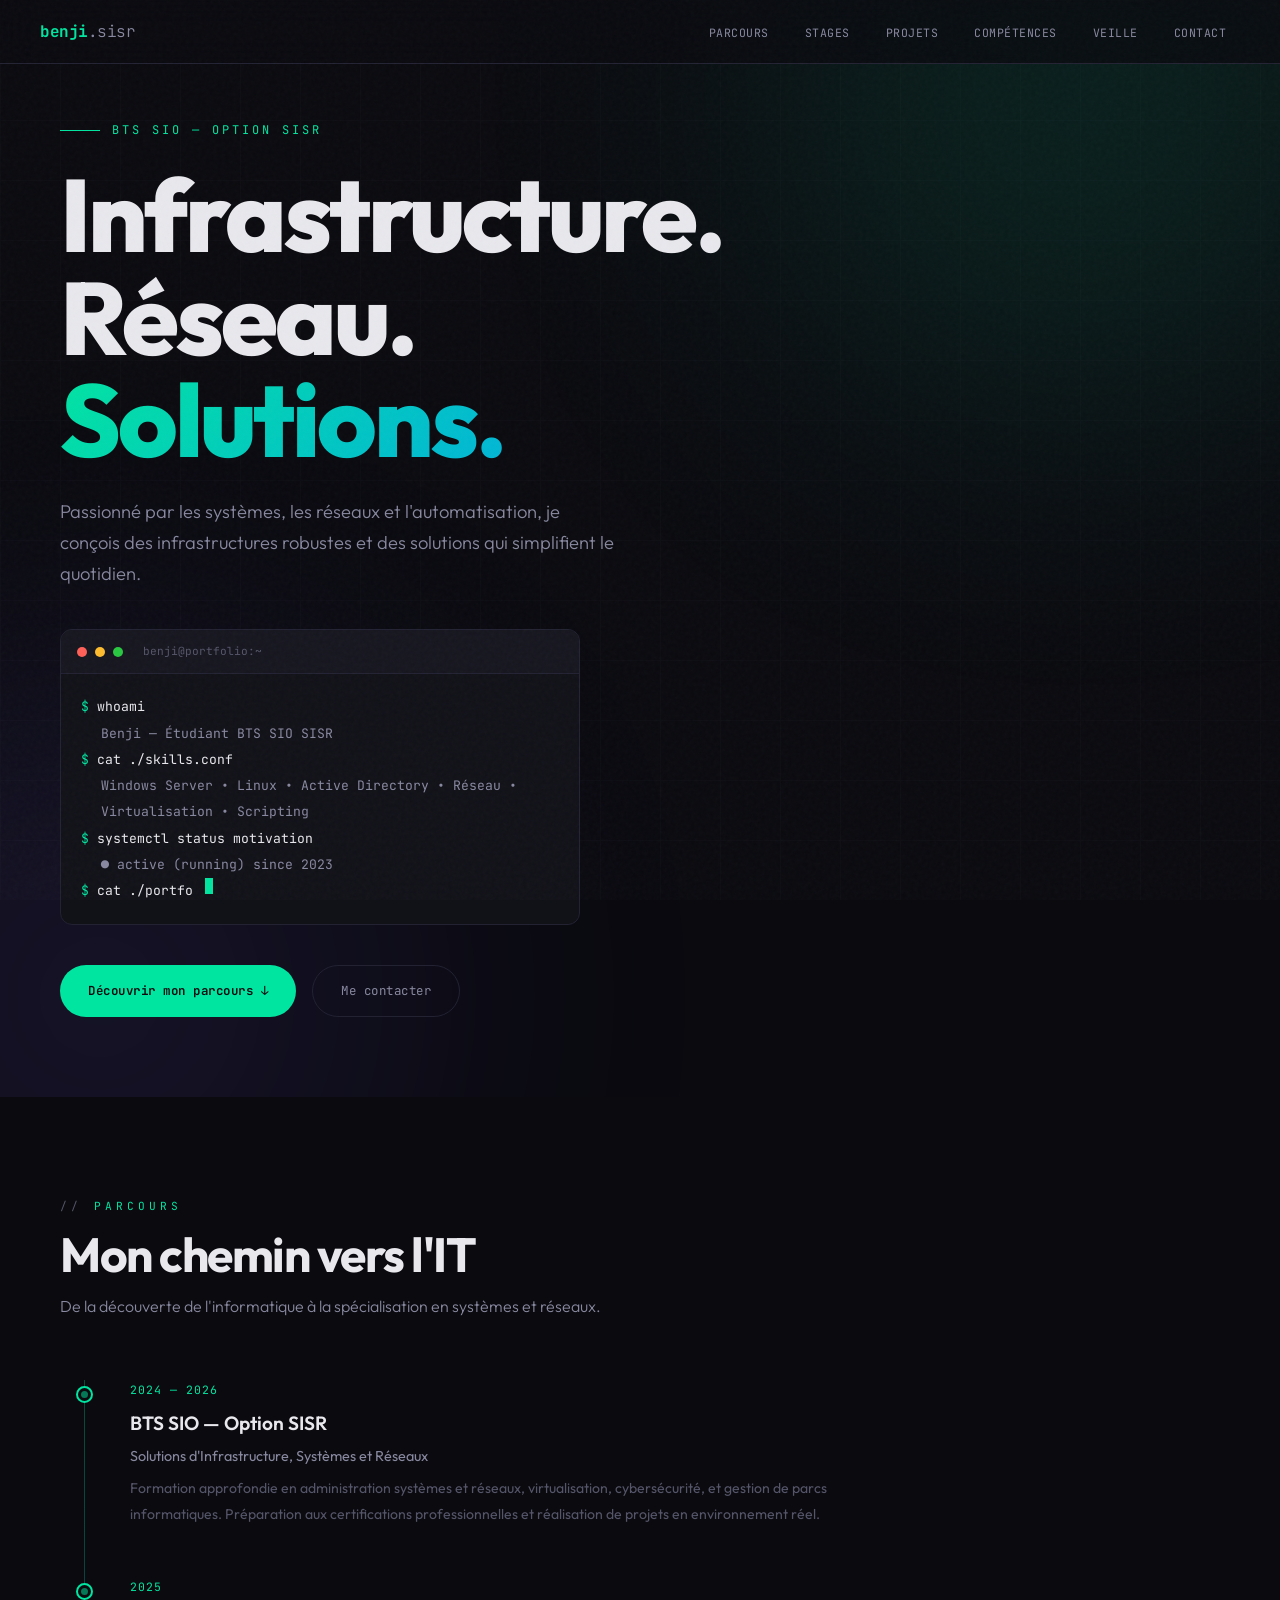
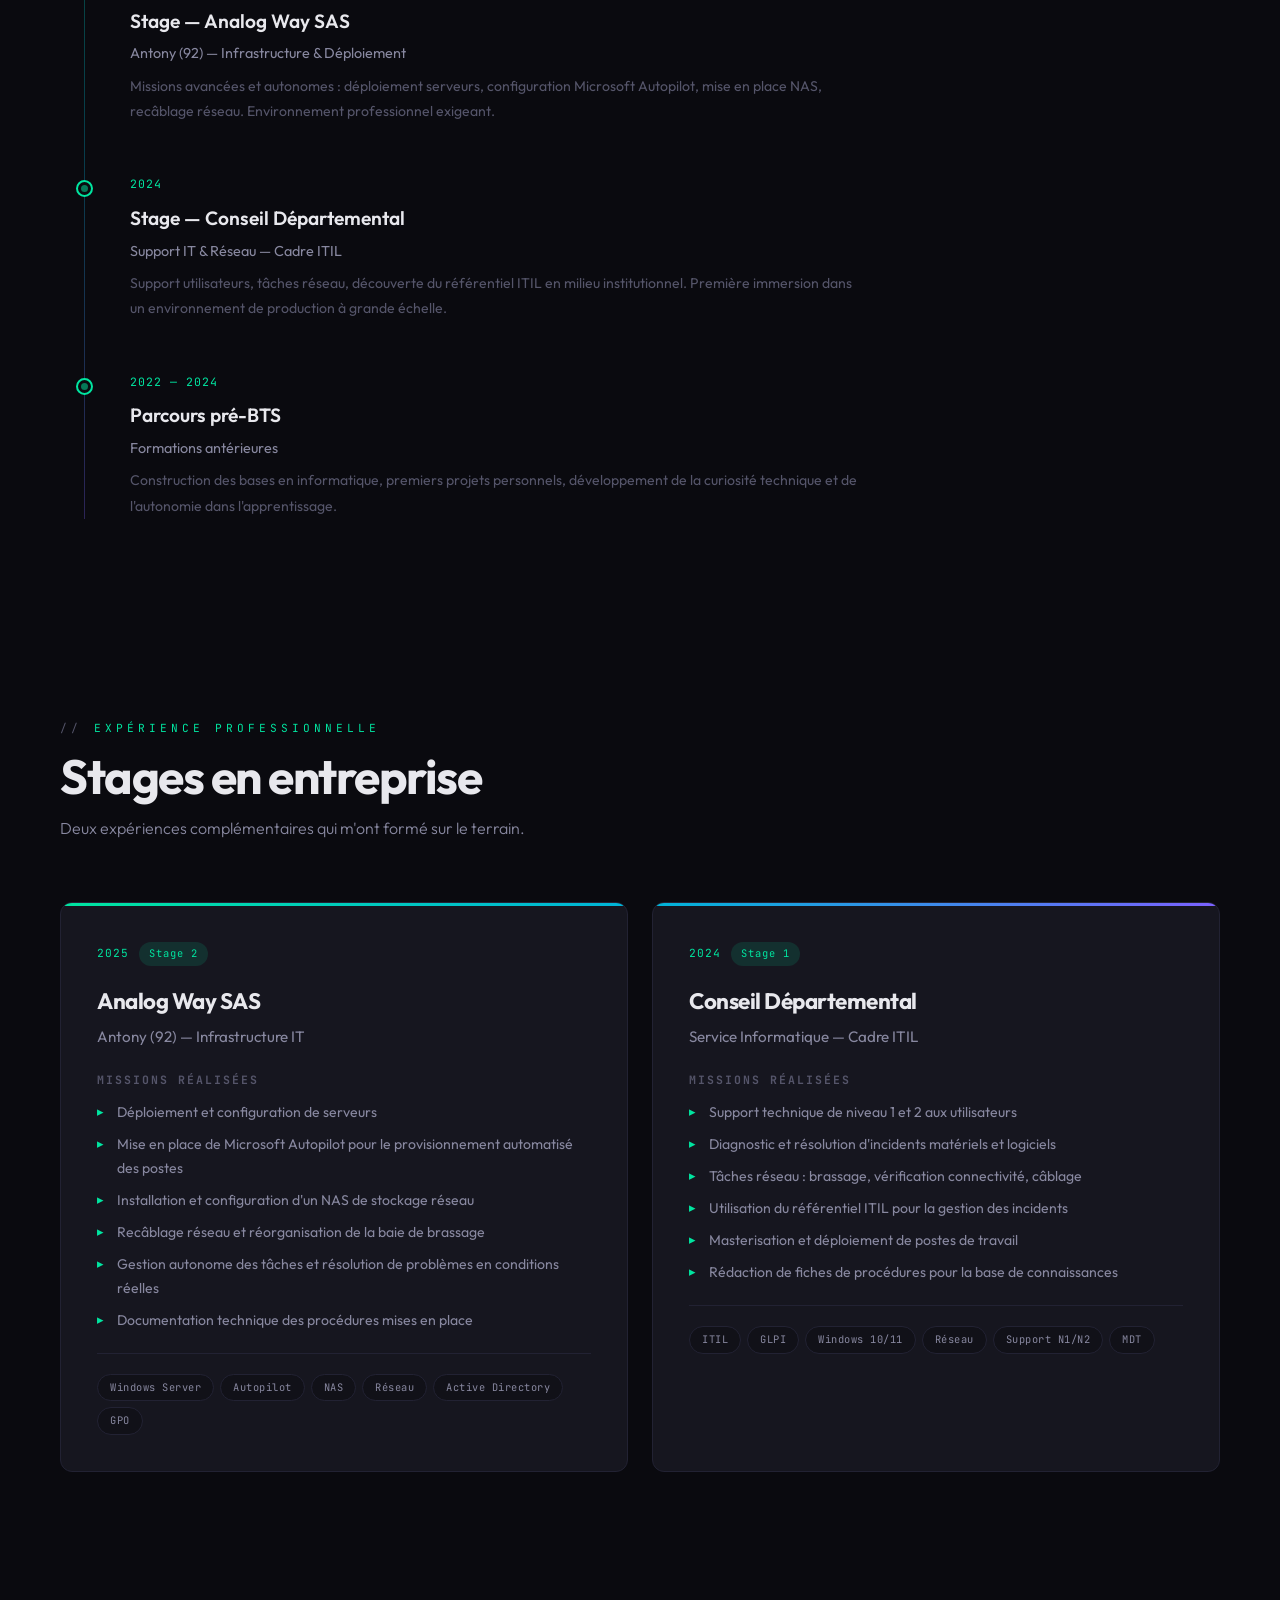
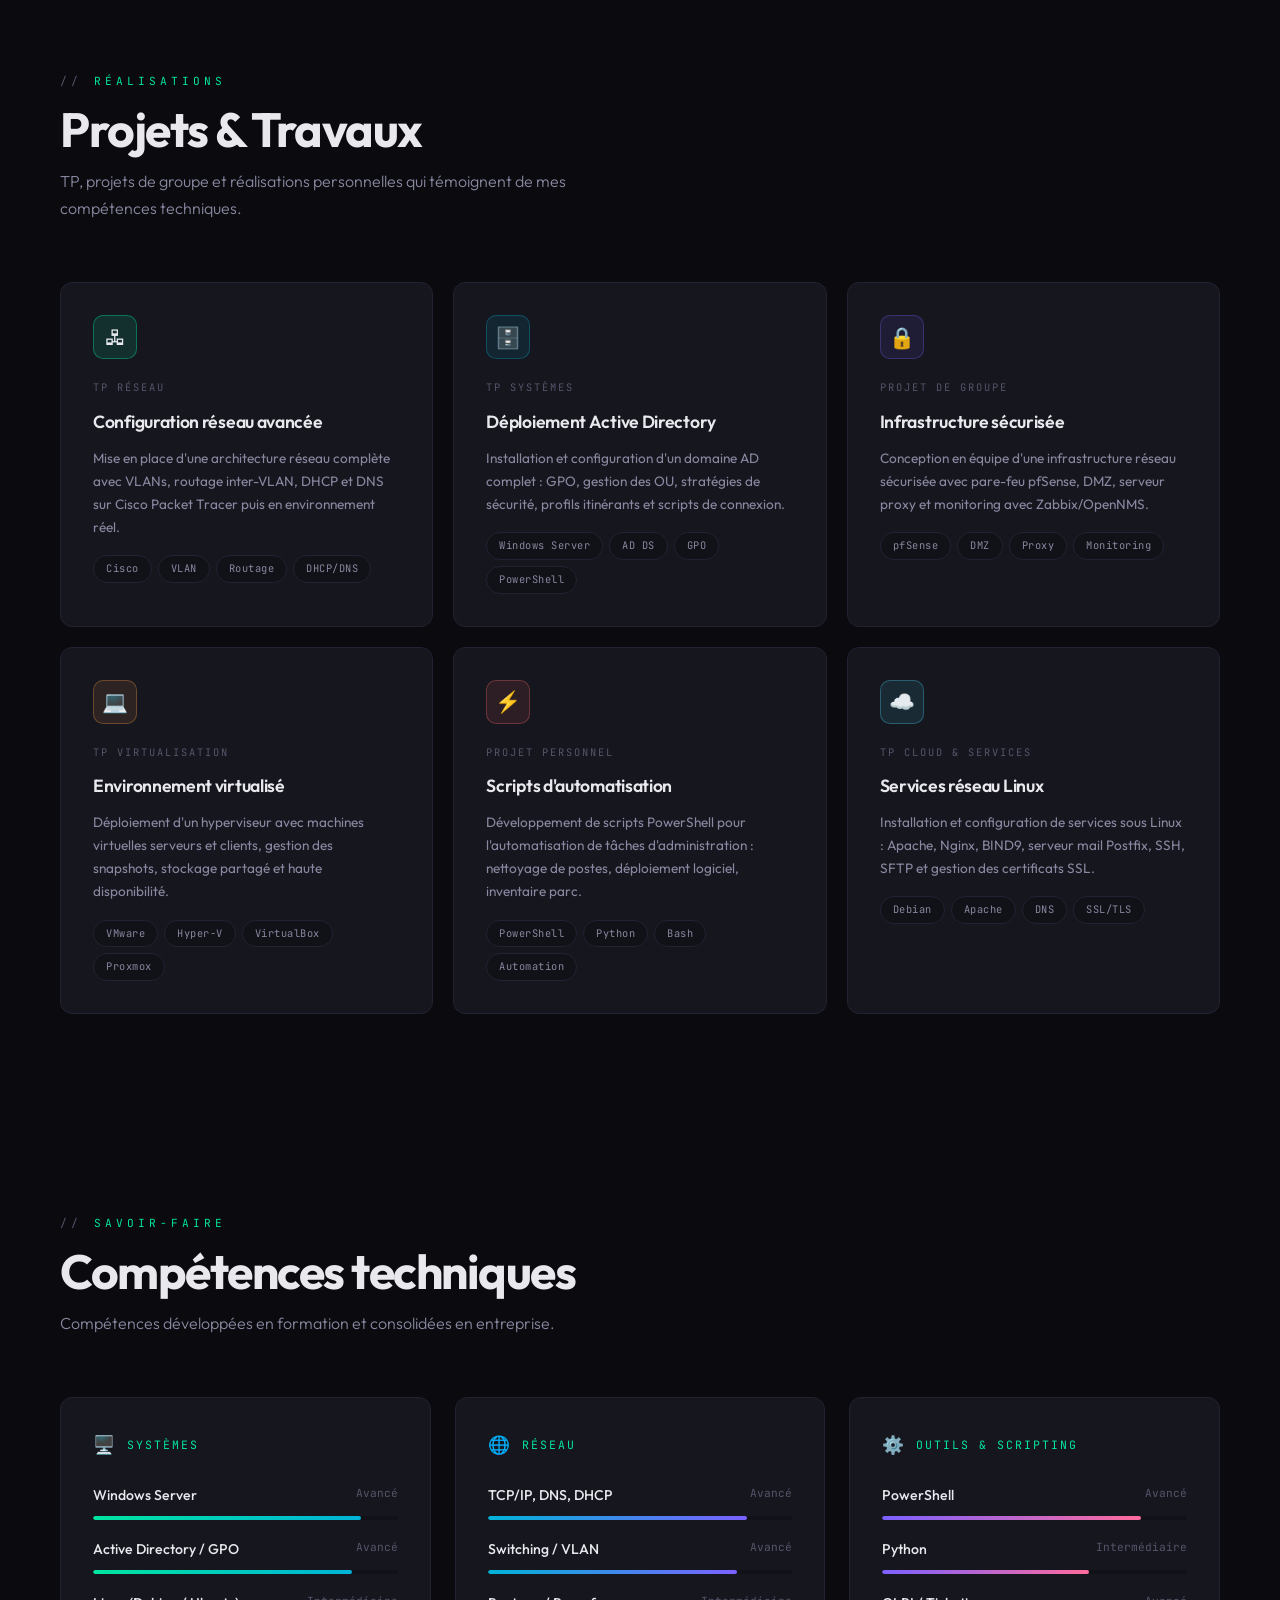
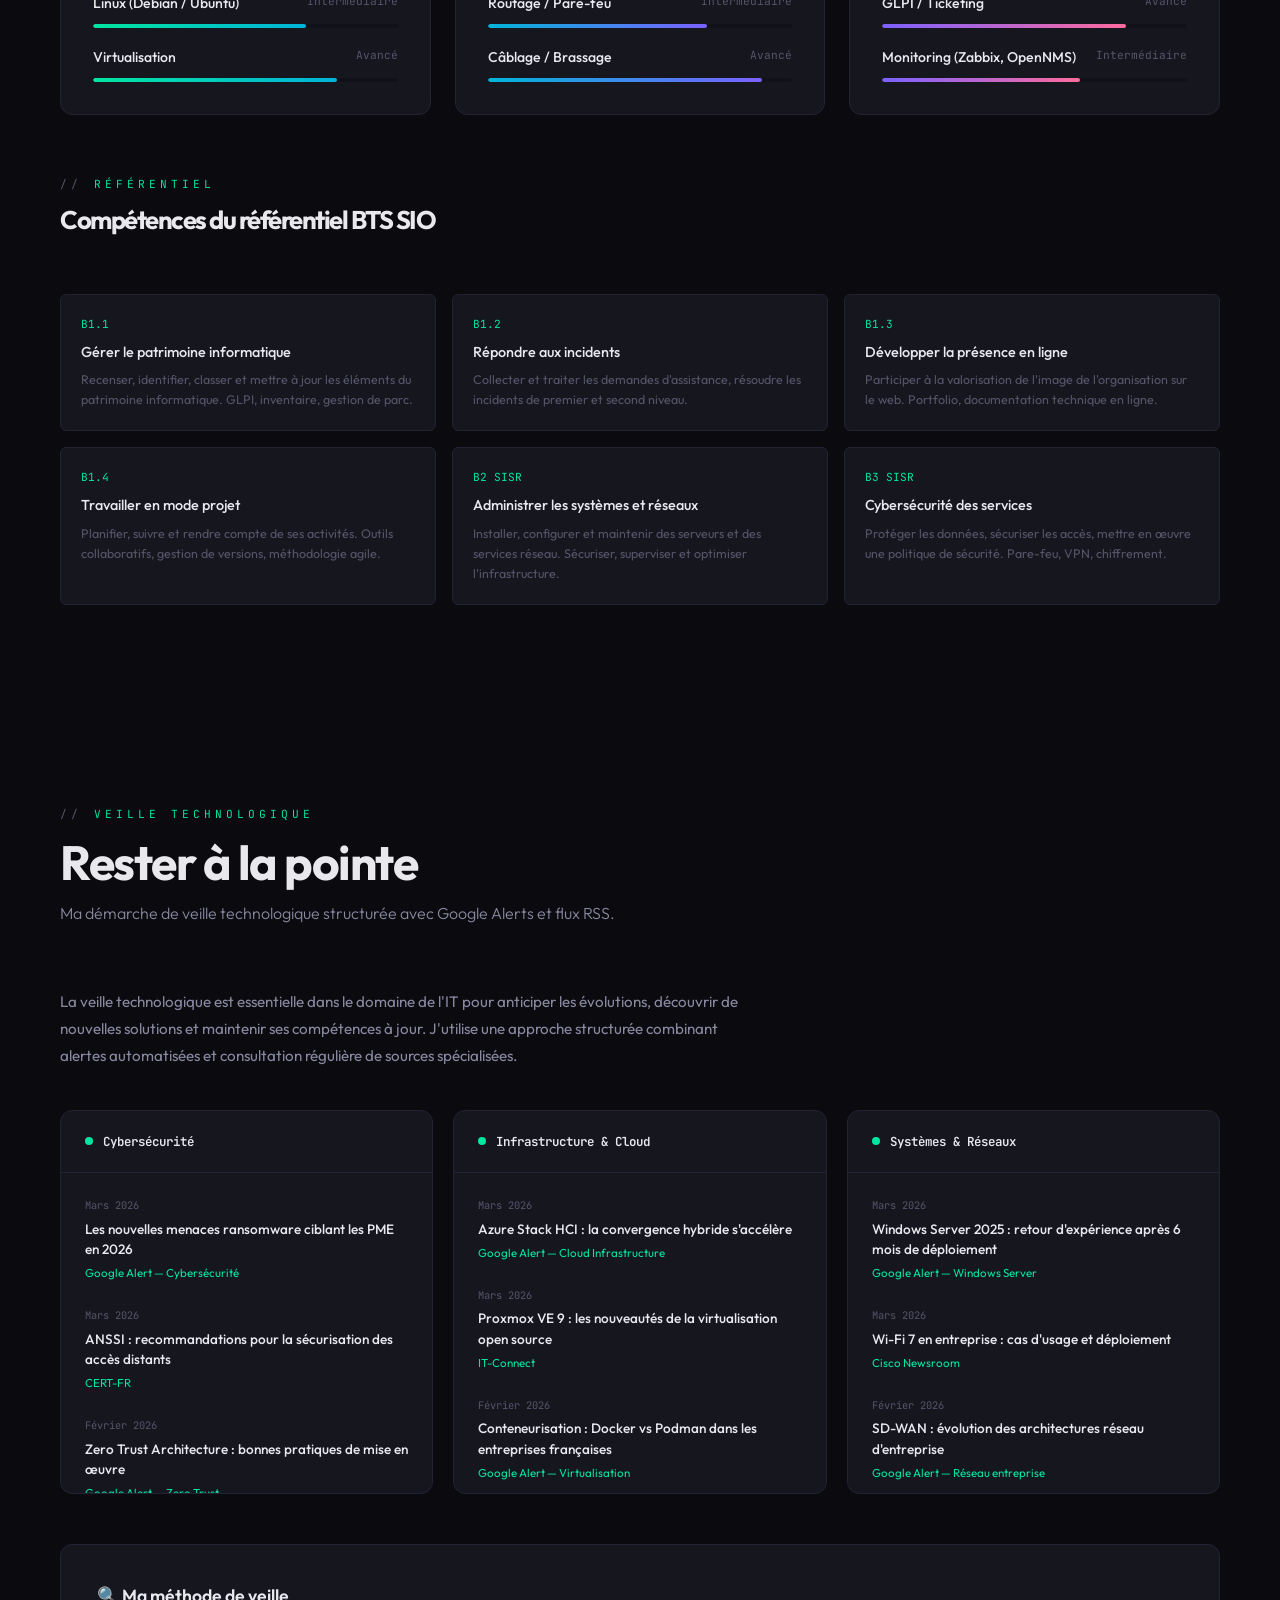
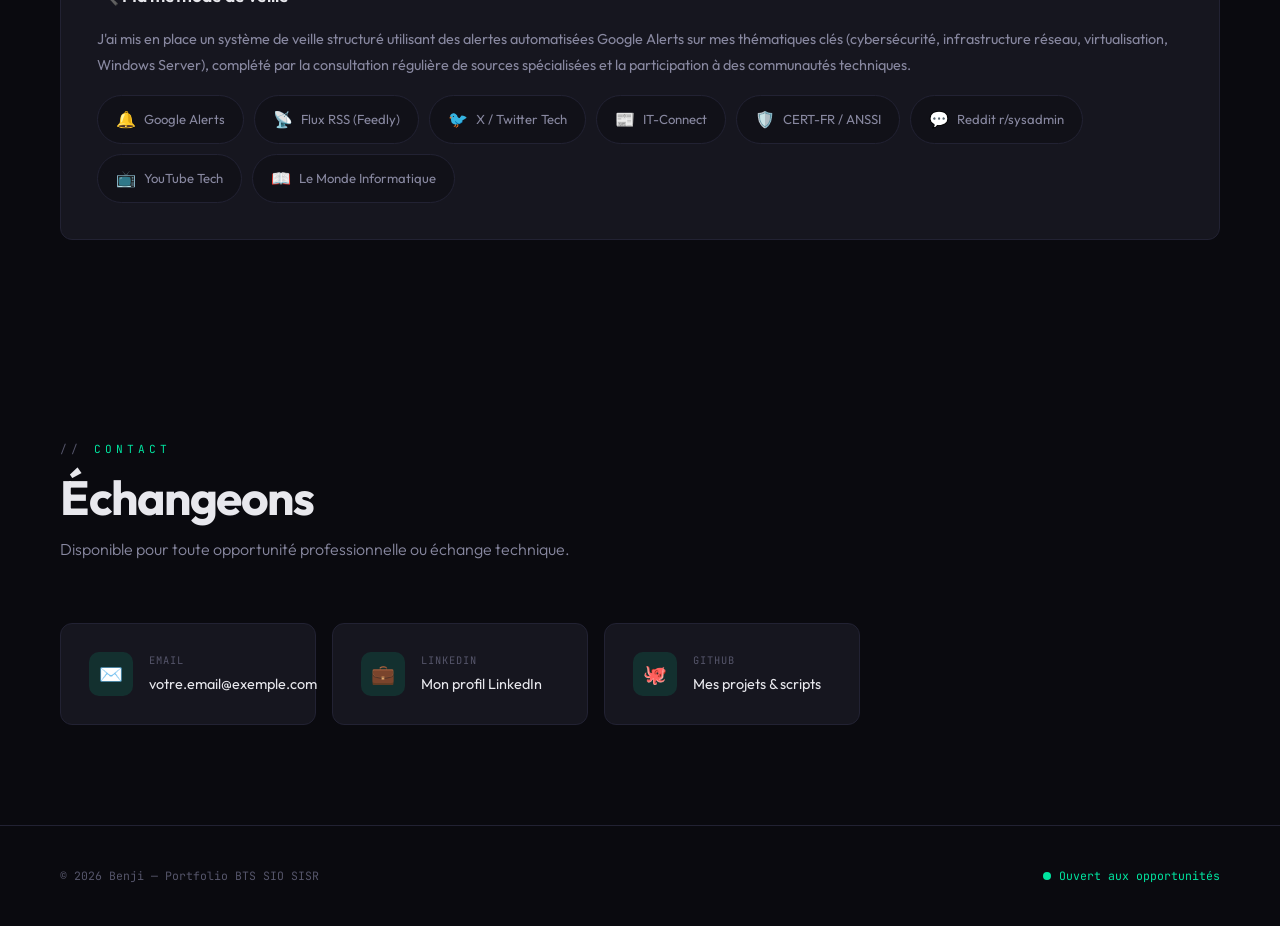
<file: portfolio.html>
<!DOCTYPE html>
<html lang="fr">
<head>
<meta charset="UTF-8">
<meta name="viewport" content="width=device-width, initial-scale=1.0">
<title>Benji — Portfolio BTS SIO SISR</title>
<link rel="preconnect" href="https://fonts.googleapis.com">
<link href="https://fonts.googleapis.com/css2?family=JetBrains+Mono:wght@300;400;500;700&family=Outfit:wght@200;300;400;500;600;700;800&family=Space+Mono:wght@400;700&display=swap" rel="stylesheet">
<style>
*, *::before, *::after { margin: 0; padding: 0; box-sizing: border-box; }

:root {
  --bg: #0a0a0f;
  --bg-elevated: #111118;
  --bg-card: #16161f;
  --bg-card-hover: #1c1c28;
  --accent: #00e5a0;
  --accent-dim: #00e5a020;
  --accent-mid: #00e5a060;
  --accent2: #00b4d8;
  --accent3: #7b61ff;
  --text: #e8e8ed;
  --text-dim: #8888a0;
  --text-muted: #55556a;
  --border: #222233;
  --border-light: #2a2a3d;
  --radius: 12px;
  --radius-sm: 6px;
  --font-mono: 'JetBrains Mono', 'Space Mono', monospace;
  --font-body: 'Outfit', sans-serif;
}

html {
  scroll-behavior: smooth;
  scrollbar-width: thin;
  scrollbar-color: var(--accent-mid) var(--bg);
}

body {
  font-family: var(--font-body);
  background: var(--bg);
  color: var(--text);
  line-height: 1.7;
  overflow-x: hidden;
  -webkit-font-smoothing: antialiased;
}

::-webkit-scrollbar { width: 6px; }
::-webkit-scrollbar-track { background: var(--bg); }
::-webkit-scrollbar-thumb { background: var(--accent-mid); border-radius: 3px; }

/* ═══════════════════ NOISE OVERLAY ═══════════════════ */
body::before {
  content: '';
  position: fixed;
  inset: 0;
  background-image: url("data:image/svg+xml,%3Csvg viewBox='0 0 256 256' xmlns='http://www.w3.org/2000/svg'%3E%3Cfilter id='n'%3E%3CfeTurbulence type='fractalNoise' baseFrequency='0.9' numOctaves='4' stitchTiles='stitch'/%3E%3C/filter%3E%3Crect width='100%25' height='100%25' filter='url(%23n)' opacity='0.03'/%3E%3C/svg%3E");
  pointer-events: none;
  z-index: 9999;
}

/* ═══════════════════ GRID BACKGROUND ═══════════════════ */
.grid-bg {
  position: fixed;
  inset: 0;
  background-image:
    linear-gradient(var(--border) 1px, transparent 1px),
    linear-gradient(90deg, var(--border) 1px, transparent 1px);
  background-size: 60px 60px;
  opacity: 0.15;
  pointer-events: none;
  z-index: 0;
}

/* ═══════════════════ NAV ═══════════════════ */
nav {
  position: fixed;
  top: 0;
  left: 0;
  right: 0;
  z-index: 1000;
  padding: 0 40px;
  height: 64px;
  display: flex;
  align-items: center;
  justify-content: space-between;
  background: rgba(10, 10, 15, 0.8);
  backdrop-filter: blur(20px) saturate(1.5);
  border-bottom: 1px solid var(--border);
  transition: all 0.4s ease;
}

nav.scrolled {
  height: 56px;
  background: rgba(10, 10, 15, 0.95);
}

.nav-logo {
  font-family: var(--font-mono);
  font-weight: 700;
  font-size: 1rem;
  color: var(--accent);
  letter-spacing: -0.5px;
}

.nav-logo span { color: var(--text-dim); font-weight: 300; }

.nav-links {
  display: flex;
  gap: 8px;
  list-style: none;
}

.nav-links a {
  font-family: var(--font-mono);
  font-size: 0.72rem;
  color: var(--text-dim);
  text-decoration: none;
  padding: 6px 14px;
  border-radius: 100px;
  transition: all 0.3s ease;
  letter-spacing: 0.5px;
  text-transform: uppercase;
}

.nav-links a:hover {
  color: var(--accent);
  background: var(--accent-dim);
}

.nav-toggle {
  display: none;
  flex-direction: column;
  gap: 5px;
  cursor: pointer;
  padding: 8px;
  z-index: 1001;
}

.nav-toggle span {
  width: 24px;
  height: 2px;
  background: var(--text);
  transition: all 0.3s ease;
  border-radius: 2px;
}

/* ═══════════════════ HERO ═══════════════════ */
.hero {
  min-height: 100vh;
  display: flex;
  align-items: center;
  padding: 120px 60px 80px;
  position: relative;
  overflow: hidden;
}

.hero-glow {
  position: absolute;
  width: 600px;
  height: 600px;
  border-radius: 50%;
  filter: blur(150px);
  opacity: 0.12;
  pointer-events: none;
}

.hero-glow-1 {
  top: -200px;
  right: -100px;
  background: var(--accent);
}

.hero-glow-2 {
  bottom: -200px;
  left: -200px;
  background: var(--accent3);
}

.hero-content {
  max-width: 900px;
  position: relative;
  z-index: 2;
}

.hero-tag {
  font-family: var(--font-mono);
  font-size: 0.75rem;
  color: var(--accent);
  letter-spacing: 3px;
  text-transform: uppercase;
  margin-bottom: 24px;
  display: flex;
  align-items: center;
  gap: 12px;
  opacity: 0;
  animation: fadeUp 0.8s ease 0.3s forwards;
}

.hero-tag::before {
  content: '';
  width: 40px;
  height: 1px;
  background: var(--accent);
}

.hero-title {
  font-size: clamp(3rem, 8vw, 6.5rem);
  font-weight: 800;
  line-height: 1;
  letter-spacing: -3px;
  margin-bottom: 24px;
  opacity: 0;
  animation: fadeUp 0.8s ease 0.5s forwards;
}

.hero-title .highlight {
  background: linear-gradient(135deg, var(--accent), var(--accent2));
  -webkit-background-clip: text;
  -webkit-text-fill-color: transparent;
  background-clip: text;
}

.hero-sub {
  font-size: 1.15rem;
  color: var(--text-dim);
  max-width: 560px;
  font-weight: 300;
  margin-bottom: 40px;
  opacity: 0;
  animation: fadeUp 0.8s ease 0.7s forwards;
}

/* Terminal widget */
.terminal {
  background: var(--bg-elevated);
  border: 1px solid var(--border);
  border-radius: var(--radius);
  padding: 0;
  max-width: 520px;
  font-family: var(--font-mono);
  font-size: 0.82rem;
  overflow: hidden;
  opacity: 0;
  animation: fadeUp 0.8s ease 0.9s forwards;
}

.terminal-bar {
  display: flex;
  align-items: center;
  gap: 8px;
  padding: 12px 16px;
  background: var(--bg-card);
  border-bottom: 1px solid var(--border);
}

.terminal-dot {
  width: 10px;
  height: 10px;
  border-radius: 50%;
}

.terminal-dot:nth-child(1) { background: #ff5f57; }
.terminal-dot:nth-child(2) { background: #febc2e; }
.terminal-dot:nth-child(3) { background: #28c840; }

.terminal-bar span {
  margin-left: 12px;
  color: var(--text-muted);
  font-size: 0.7rem;
}

.terminal-body {
  padding: 20px;
  line-height: 2;
}

.terminal-line {
  display: flex;
  gap: 8px;
}

.terminal-prompt { color: var(--accent); }
.terminal-cmd { color: var(--text); }
.terminal-output { color: var(--text-dim); padding-left: 20px; }
.terminal-cursor {
  display: inline-block;
  width: 8px;
  height: 16px;
  background: var(--accent);
  animation: blink 1s step-end infinite;
  vertical-align: middle;
  margin-left: 4px;
}

.hero-cta {
  display: flex;
  gap: 16px;
  margin-top: 40px;
  opacity: 0;
  animation: fadeUp 0.8s ease 1.1s forwards;
}

.btn {
  font-family: var(--font-mono);
  font-size: 0.78rem;
  padding: 14px 28px;
  border-radius: 100px;
  text-decoration: none;
  transition: all 0.3s ease;
  letter-spacing: 0.5px;
  display: inline-flex;
  align-items: center;
  gap: 10px;
  cursor: pointer;
  border: none;
}

.btn-primary {
  background: var(--accent);
  color: var(--bg);
  font-weight: 600;
}

.btn-primary:hover {
  box-shadow: 0 0 30px var(--accent-mid);
  transform: translateY(-2px);
}

.btn-ghost {
  background: transparent;
  color: var(--text-dim);
  border: 1px solid var(--border);
}

.btn-ghost:hover {
  color: var(--text);
  border-color: var(--text-muted);
}

/* ═══════════════════ SECTIONS ═══════════════════ */
section {
  padding: 100px 60px;
  position: relative;
  z-index: 2;
}

.section-header {
  margin-bottom: 60px;
}

.section-label {
  font-family: var(--font-mono);
  font-size: 0.7rem;
  color: var(--accent);
  letter-spacing: 4px;
  text-transform: uppercase;
  margin-bottom: 12px;
  display: flex;
  align-items: center;
  gap: 12px;
}

.section-label::before {
  content: '//';
  color: var(--text-muted);
}

.section-title {
  font-size: clamp(2rem, 4vw, 3rem);
  font-weight: 700;
  letter-spacing: -1.5px;
  line-height: 1.1;
}

.section-desc {
  color: var(--text-dim);
  font-size: 1rem;
  margin-top: 12px;
  max-width: 600px;
  font-weight: 300;
}

/* ═══════════════════ PARCOURS (TIMELINE) ═══════════════════ */
.timeline {
  position: relative;
  max-width: 800px;
}

.timeline::before {
  content: '';
  position: absolute;
  left: 24px;
  top: 0;
  bottom: 0;
  width: 1px;
  background: linear-gradient(to bottom, var(--accent), var(--accent2), var(--accent3));
  opacity: 0.3;
}

.timeline-item {
  position: relative;
  padding-left: 70px;
  padding-bottom: 50px;
}

.timeline-item:last-child { padding-bottom: 0; }

.timeline-dot {
  position: absolute;
  left: 16px;
  top: 6px;
  width: 17px;
  height: 17px;
  border-radius: 50%;
  border: 2px solid var(--accent);
  background: var(--bg);
  z-index: 2;
}

.timeline-dot::after {
  content: '';
  position: absolute;
  inset: 3px;
  border-radius: 50%;
  background: var(--accent);
  opacity: 0.5;
}

.timeline-date {
  font-family: var(--font-mono);
  font-size: 0.72rem;
  color: var(--accent);
  margin-bottom: 8px;
  letter-spacing: 1px;
}

.timeline-title {
  font-size: 1.2rem;
  font-weight: 600;
  margin-bottom: 4px;
}

.timeline-place {
  font-size: 0.9rem;
  color: var(--text-dim);
  margin-bottom: 8px;
}

.timeline-desc {
  font-size: 0.88rem;
  color: var(--text-muted);
  line-height: 1.8;
}

/* ═══════════════════ STAGES ═══════════════════ */
.stages-grid {
  display: grid;
  grid-template-columns: repeat(auto-fit, minmax(420px, 1fr));
  gap: 24px;
}

.stage-card {
  background: var(--bg-card);
  border: 1px solid var(--border);
  border-radius: var(--radius);
  overflow: hidden;
  transition: all 0.4s ease;
  position: relative;
}

.stage-card:hover {
  border-color: var(--accent-mid);
  transform: translateY(-4px);
  box-shadow: 0 20px 60px rgba(0, 229, 160, 0.06);
}

.stage-card-accent {
  height: 3px;
  background: linear-gradient(90deg, var(--accent), var(--accent2));
}

.stage-card:nth-child(2) .stage-card-accent {
  background: linear-gradient(90deg, var(--accent2), var(--accent3));
}

.stage-card-body {
  padding: 36px;
}

.stage-period {
  font-family: var(--font-mono);
  font-size: 0.7rem;
  color: var(--accent);
  letter-spacing: 1px;
  margin-bottom: 16px;
  display: flex;
  align-items: center;
  gap: 10px;
}

.stage-period .badge {
  font-size: 0.65rem;
  padding: 3px 10px;
  border-radius: 100px;
  background: var(--accent-dim);
  color: var(--accent);
}

.stage-name {
  font-size: 1.4rem;
  font-weight: 700;
  margin-bottom: 4px;
  letter-spacing: -0.5px;
}

.stage-company {
  font-size: 0.95rem;
  color: var(--text-dim);
  margin-bottom: 20px;
}

.stage-missions h4 {
  font-family: var(--font-mono);
  font-size: 0.72rem;
  color: var(--text-muted);
  letter-spacing: 2px;
  text-transform: uppercase;
  margin-bottom: 12px;
}

.stage-missions ul {
  list-style: none;
  display: flex;
  flex-direction: column;
  gap: 8px;
}

.stage-missions li {
  font-size: 0.88rem;
  color: var(--text-dim);
  padding-left: 20px;
  position: relative;
}

.stage-missions li::before {
  content: '▸';
  position: absolute;
  left: 0;
  color: var(--accent);
  font-size: 0.8rem;
}

.stage-tech {
  display: flex;
  flex-wrap: wrap;
  gap: 6px;
  margin-top: 20px;
  padding-top: 20px;
  border-top: 1px solid var(--border);
}

.tag {
  font-family: var(--font-mono);
  font-size: 0.65rem;
  padding: 4px 12px;
  border-radius: 100px;
  background: var(--bg-elevated);
  color: var(--text-dim);
  border: 1px solid var(--border);
  letter-spacing: 0.5px;
}

/* ═══════════════════ PROJETS ═══════════════════ */
.projets-grid {
  display: grid;
  grid-template-columns: repeat(auto-fill, minmax(340px, 1fr));
  gap: 20px;
}

.projet-card {
  background: var(--bg-card);
  border: 1px solid var(--border);
  border-radius: var(--radius);
  padding: 32px;
  transition: all 0.4s ease;
  position: relative;
  overflow: hidden;
}

.projet-card:hover {
  border-color: var(--border-light);
  transform: translateY(-3px);
}

.projet-card::before {
  content: '';
  position: absolute;
  top: 0;
  left: 0;
  right: 0;
  height: 1px;
  background: linear-gradient(90deg, transparent, var(--accent), transparent);
  opacity: 0;
  transition: opacity 0.4s ease;
}

.projet-card:hover::before { opacity: 1; }

.projet-icon {
  width: 44px;
  height: 44px;
  border-radius: 10px;
  display: flex;
  align-items: center;
  justify-content: center;
  font-size: 1.3rem;
  margin-bottom: 20px;
  background: var(--accent-dim);
  border: 1px solid var(--accent-mid);
}

.projet-card:nth-child(2) .projet-icon { background: rgba(0, 180, 216, 0.1); border-color: rgba(0, 180, 216, 0.3); }
.projet-card:nth-child(3) .projet-icon { background: rgba(123, 97, 255, 0.1); border-color: rgba(123, 97, 255, 0.3); }
.projet-card:nth-child(4) .projet-icon { background: rgba(255, 159, 67, 0.1); border-color: rgba(255, 159, 67, 0.3); }
.projet-card:nth-child(5) .projet-icon { background: rgba(255, 107, 107, 0.1); border-color: rgba(255, 107, 107, 0.3); }
.projet-card:nth-child(6) .projet-icon { background: rgba(72, 219, 251, 0.1); border-color: rgba(72, 219, 251, 0.3); }

.projet-type {
  font-family: var(--font-mono);
  font-size: 0.65rem;
  color: var(--text-muted);
  letter-spacing: 2px;
  text-transform: uppercase;
  margin-bottom: 10px;
}

.projet-title {
  font-size: 1.1rem;
  font-weight: 600;
  margin-bottom: 10px;
  letter-spacing: -0.3px;
}

.projet-desc {
  font-size: 0.85rem;
  color: var(--text-dim);
  line-height: 1.7;
  margin-bottom: 16px;
}

.projet-tags {
  display: flex;
  flex-wrap: wrap;
  gap: 6px;
}

/* ═══════════════════ COMPÉTENCES ═══════════════════ */
.competences-layout {
  display: grid;
  grid-template-columns: repeat(auto-fit, minmax(320px, 1fr));
  gap: 24px;
}

.comp-category {
  background: var(--bg-card);
  border: 1px solid var(--border);
  border-radius: var(--radius);
  padding: 32px;
}

.comp-category-title {
  font-family: var(--font-mono);
  font-size: 0.72rem;
  color: var(--accent);
  letter-spacing: 2px;
  text-transform: uppercase;
  margin-bottom: 24px;
  display: flex;
  align-items: center;
  gap: 10px;
}

.comp-category-title .comp-icon {
  font-style: normal;
  font-size: 1.1rem;
}

.comp-item {
  margin-bottom: 18px;
}

.comp-item:last-child { margin-bottom: 0; }

.comp-item-header {
  display: flex;
  justify-content: space-between;
  margin-bottom: 8px;
}

.comp-item-name {
  font-size: 0.88rem;
  font-weight: 500;
}

.comp-item-level {
  font-family: var(--font-mono);
  font-size: 0.7rem;
  color: var(--text-muted);
}

.comp-bar {
  height: 4px;
  background: var(--bg-elevated);
  border-radius: 2px;
  overflow: hidden;
}

.comp-bar-fill {
  height: 100%;
  border-radius: 2px;
  background: linear-gradient(90deg, var(--accent), var(--accent2));
  transition: width 1.2s cubic-bezier(0.22, 1, 0.36, 1);
  width: 0;
}

.comp-category:nth-child(2) .comp-bar-fill {
  background: linear-gradient(90deg, var(--accent2), var(--accent3));
}

.comp-category:nth-child(3) .comp-bar-fill {
  background: linear-gradient(90deg, var(--accent3), #ff6b9d);
}

/* BTS SIO Competences Référentiel */
.ref-grid {
  display: grid;
  grid-template-columns: repeat(auto-fill, minmax(280px, 1fr));
  gap: 16px;
  margin-top: 40px;
}

.ref-card {
  background: var(--bg-card);
  border: 1px solid var(--border);
  border-radius: var(--radius-sm);
  padding: 20px;
  transition: all 0.3s ease;
}

.ref-card:hover {
  border-color: var(--accent-mid);
}

.ref-code {
  font-family: var(--font-mono);
  font-size: 0.7rem;
  color: var(--accent);
  margin-bottom: 6px;
}

.ref-name {
  font-size: 0.9rem;
  font-weight: 500;
  margin-bottom: 6px;
}

.ref-desc {
  font-size: 0.78rem;
  color: var(--text-muted);
  line-height: 1.6;
}

/* ═══════════════════ VEILLE TECHNOLOGIQUE ═══════════════════ */
.veille-intro {
  max-width: 700px;
  margin-bottom: 40px;
}

.veille-intro p {
  font-size: 0.95rem;
  color: var(--text-dim);
  line-height: 1.8;
}

.rss-container {
  display: grid;
  grid-template-columns: repeat(auto-fill, minmax(340px, 1fr));
  gap: 20px;
  margin-top: 24px;
}

.rss-feed-card {
  background: var(--bg-card);
  border: 1px solid var(--border);
  border-radius: var(--radius);
  overflow: hidden;
}

.rss-feed-header {
  padding: 20px 24px;
  border-bottom: 1px solid var(--border);
  display: flex;
  align-items: center;
  justify-content: space-between;
}

.rss-feed-title {
  font-family: var(--font-mono);
  font-size: 0.78rem;
  font-weight: 600;
  display: flex;
  align-items: center;
  gap: 10px;
}

.rss-live {
  width: 8px;
  height: 8px;
  background: var(--accent);
  border-radius: 50%;
  animation: pulse 2s ease infinite;
}

.rss-feed-items {
  padding: 12px;
  max-height: 320px;
  overflow-y: auto;
}

.rss-item {
  padding: 12px;
  border-radius: var(--radius-sm);
  transition: background 0.2s ease;
  cursor: pointer;
}

.rss-item:hover { background: var(--bg-card-hover); }

.rss-item-date {
  font-family: var(--font-mono);
  font-size: 0.65rem;
  color: var(--text-muted);
  margin-bottom: 4px;
}

.rss-item-title {
  font-size: 0.85rem;
  font-weight: 500;
  line-height: 1.5;
  color: var(--text);
}

.rss-item-source {
  font-size: 0.72rem;
  color: var(--accent);
  margin-top: 4px;
}

.veille-method {
  margin-top: 50px;
  padding: 36px;
  background: var(--bg-card);
  border: 1px solid var(--border);
  border-radius: var(--radius);
}

.veille-method h3 {
  font-size: 1.1rem;
  font-weight: 600;
  margin-bottom: 16px;
  display: flex;
  align-items: center;
  gap: 10px;
}

.veille-tools {
  display: flex;
  flex-wrap: wrap;
  gap: 10px;
  margin-top: 16px;
}

.veille-tool {
  display: flex;
  align-items: center;
  gap: 8px;
  padding: 10px 18px;
  background: var(--bg-elevated);
  border: 1px solid var(--border);
  border-radius: 100px;
  font-size: 0.82rem;
  color: var(--text-dim);
}

.veille-tool-icon {
  font-style: normal;
  font-size: 1rem;
}

/* ═══════════════════ CONTACT ═══════════════════ */
.contact-grid {
  display: grid;
  grid-template-columns: repeat(auto-fit, minmax(240px, 1fr));
  gap: 16px;
  max-width: 800px;
}

.contact-card {
  background: var(--bg-card);
  border: 1px solid var(--border);
  border-radius: var(--radius);
  padding: 28px;
  text-decoration: none;
  color: var(--text);
  transition: all 0.3s ease;
  display: flex;
  align-items: center;
  gap: 16px;
}

.contact-card:hover {
  border-color: var(--accent-mid);
  transform: translateY(-2px);
}

.contact-icon {
  width: 44px;
  height: 44px;
  border-radius: 10px;
  display: flex;
  align-items: center;
  justify-content: center;
  background: var(--accent-dim);
  font-size: 1.2rem;
  flex-shrink: 0;
}

.contact-label {
  font-family: var(--font-mono);
  font-size: 0.65rem;
  color: var(--text-muted);
  letter-spacing: 1px;
  text-transform: uppercase;
}

.contact-value {
  font-size: 0.9rem;
  margin-top: 2px;
}

/* ═══════════════════ FOOTER ═══════════════════ */
footer {
  padding: 40px 60px;
  border-top: 1px solid var(--border);
  display: flex;
  justify-content: space-between;
  align-items: center;
  position: relative;
  z-index: 2;
}

footer p {
  font-family: var(--font-mono);
  font-size: 0.72rem;
  color: var(--text-muted);
}

footer .status {
  display: flex;
  align-items: center;
  gap: 8px;
  font-family: var(--font-mono);
  font-size: 0.72rem;
  color: var(--accent);
}

footer .status::before {
  content: '';
  width: 8px;
  height: 8px;
  border-radius: 50%;
  background: var(--accent);
  animation: pulse 2s ease infinite;
}

/* ═══════════════════ ANIMATIONS ═══════════════════ */
@keyframes fadeUp {
  from { opacity: 0; transform: translateY(20px); }
  to { opacity: 1; transform: translateY(0); }
}

@keyframes blink {
  50% { opacity: 0; }
}

@keyframes pulse {
  0%, 100% { opacity: 1; }
  50% { opacity: 0.4; }
}

/* Scroll reveal */
.reveal {
  opacity: 0;
  transform: translateY(30px);
  transition: all 0.8s cubic-bezier(0.22, 1, 0.36, 1);
}

.reveal.visible {
  opacity: 1;
  transform: translateY(0);
}

/* Stagger children */
.stagger > * {
  opacity: 0;
  transform: translateY(20px);
  transition: all 0.6s cubic-bezier(0.22, 1, 0.36, 1);
}

.stagger.visible > *:nth-child(1) { transition-delay: 0s; }
.stagger.visible > *:nth-child(2) { transition-delay: 0.1s; }
.stagger.visible > *:nth-child(3) { transition-delay: 0.2s; }
.stagger.visible > *:nth-child(4) { transition-delay: 0.3s; }
.stagger.visible > *:nth-child(5) { transition-delay: 0.4s; }
.stagger.visible > *:nth-child(6) { transition-delay: 0.5s; }
.stagger.visible > *:nth-child(7) { transition-delay: 0.6s; }
.stagger.visible > *:nth-child(8) { transition-delay: 0.7s; }

.stagger.visible > * {
  opacity: 1;
  transform: translateY(0);
}

/* ═══════════════════ RESPONSIVE ═══════════════════ */
@media (max-width: 768px) {
  nav { padding: 0 20px; }

  .nav-links {
    display: none;
    position: fixed;
    top: 0;
    left: 0;
    right: 0;
    bottom: 0;
    background: rgba(10, 10, 15, 0.98);
    flex-direction: column;
    align-items: center;
    justify-content: center;
    gap: 16px;
    z-index: 1000;
  }

  .nav-links.open { display: flex; }

  .nav-links a {
    font-size: 1.1rem;
    padding: 12px 24px;
  }

  .nav-toggle { display: flex; }

  .hero { padding: 100px 24px 60px; }
  section { padding: 60px 24px; }
  footer { padding: 30px 24px; flex-direction: column; gap: 16px; text-align: center; }

  .hero-title { letter-spacing: -1.5px; }

  .stages-grid { grid-template-columns: 1fr; }
  .projets-grid { grid-template-columns: 1fr; }
  .rss-container { grid-template-columns: 1fr; }
  .competences-layout { grid-template-columns: 1fr; }
  .ref-grid { grid-template-columns: 1fr; }
  .contact-grid { grid-template-columns: 1fr; }

  .hero-cta { flex-direction: column; }
  .btn { justify-content: center; }
}

@media (max-width: 480px) {
  .hero-title { font-size: 2.5rem; letter-spacing: -1px; }
  .terminal { font-size: 0.72rem; }
  .stage-card-body { padding: 24px; }
}
</style>
</head>
<body>

<div class="grid-bg"></div>

<!-- ═══ NAV ═══ -->
<nav id="navbar">
  <div class="nav-logo">benji<span>.sisr</span></div>
  <ul class="nav-links" id="navLinks">
    <li><a href="#parcours" onclick="closeNav()">Parcours</a></li>
    <li><a href="#stages" onclick="closeNav()">Stages</a></li>
    <li><a href="#projets" onclick="closeNav()">Projets</a></li>
    <li><a href="#competences" onclick="closeNav()">Compétences</a></li>
    <li><a href="#veille" onclick="closeNav()">Veille</a></li>
    <li><a href="#contact" onclick="closeNav()">Contact</a></li>
  </ul>
  <div class="nav-toggle" id="navToggle" onclick="toggleNav()">
    <span></span><span></span><span></span>
  </div>
</nav>

<!-- ═══ HERO ═══ -->
<section class="hero">
  <div class="hero-glow hero-glow-1"></div>
  <div class="hero-glow hero-glow-2"></div>
  <div class="hero-content">
    <div class="hero-tag">BTS SIO — Option SISR</div>
    <h1 class="hero-title">
      Infrastructure.<br>
      Réseau.<br>
      <span class="highlight">Solutions.</span>
    </h1>
    <p class="hero-sub">
      Passionné par les systèmes, les réseaux et l'automatisation, je conçois des infrastructures robustes et des solutions qui simplifient le quotidien.
    </p>

    <div class="terminal">
      <div class="terminal-bar">
        <div class="terminal-dot"></div>
        <div class="terminal-dot"></div>
        <div class="terminal-dot"></div>
        <span>benji@portfolio:~</span>
      </div>
      <div class="terminal-body">
        <div class="terminal-line">
          <span class="terminal-prompt">$</span>
          <span class="terminal-cmd">whoami</span>
        </div>
        <div class="terminal-output">Benji — Étudiant BTS SIO SISR</div>
        <div class="terminal-line">
          <span class="terminal-prompt">$</span>
          <span class="terminal-cmd">cat ./skills.conf</span>
        </div>
        <div class="terminal-output">Windows Server • Linux • Active Directory • Réseau • Virtualisation • Scripting</div>
        <div class="terminal-line">
          <span class="terminal-prompt">$</span>
          <span class="terminal-cmd">systemctl status motivation</span>
        </div>
        <div class="terminal-output">● active (running) since 2023</div>
        <div class="terminal-line">
          <span class="terminal-prompt">$</span>
          <span class="terminal-cmd" id="typingCmd"></span><span class="terminal-cursor"></span>
        </div>
      </div>
    </div>

    <div class="hero-cta">
      <a href="#stages" class="btn btn-primary">Découvrir mon parcours ↓</a>
      <a href="#contact" class="btn btn-ghost">Me contacter</a>
    </div>
  </div>
</section>

<!-- ═══ PARCOURS ═══ -->
<section id="parcours">
  <div class="section-header reveal">
    <div class="section-label">Parcours</div>
    <h2 class="section-title">Mon chemin vers l'IT</h2>
    <p class="section-desc">De la découverte de l'informatique à la spécialisation en systèmes et réseaux.</p>
  </div>

  <div class="timeline stagger">
    <div class="timeline-item">
      <div class="timeline-dot"></div>
      <div class="timeline-date">2024 — 2026</div>
      <div class="timeline-title">BTS SIO — Option SISR</div>
      <div class="timeline-place">Solutions d'Infrastructure, Systèmes et Réseaux</div>
      <div class="timeline-desc">Formation approfondie en administration systèmes et réseaux, virtualisation, cybersécurité, et gestion de parcs informatiques. Préparation aux certifications professionnelles et réalisation de projets en environnement réel.</div>
    </div>
    <div class="timeline-item">
      <div class="timeline-dot"></div>
      <div class="timeline-date">2025</div>
      <div class="timeline-title">Stage — Analog Way SAS</div>
      <div class="timeline-place">Antony (92) — Infrastructure & Déploiement</div>
      <div class="timeline-desc">Missions avancées et autonomes : déploiement serveurs, configuration Microsoft Autopilot, mise en place NAS, recâblage réseau. Environnement professionnel exigeant.</div>
    </div>
    <div class="timeline-item">
      <div class="timeline-dot"></div>
      <div class="timeline-date">2024</div>
      <div class="timeline-title">Stage — Conseil Départemental</div>
      <div class="timeline-place">Support IT & Réseau — Cadre ITIL</div>
      <div class="timeline-desc">Support utilisateurs, tâches réseau, découverte du référentiel ITIL en milieu institutionnel. Première immersion dans un environnement de production à grande échelle.</div>
    </div>
    <div class="timeline-item">
      <div class="timeline-dot"></div>
      <div class="timeline-date">2022 — 2024</div>
      <div class="timeline-title">Parcours pré-BTS</div>
      <div class="timeline-place">Formations antérieures</div>
      <div class="timeline-desc">Construction des bases en informatique, premiers projets personnels, développement de la curiosité technique et de l'autonomie dans l'apprentissage.</div>
    </div>
  </div>
</section>

<!-- ═══ STAGES ═══ -->
<section id="stages">
  <div class="section-header reveal">
    <div class="section-label">Expérience professionnelle</div>
    <h2 class="section-title">Stages en entreprise</h2>
    <p class="section-desc">Deux expériences complémentaires qui m'ont formé sur le terrain.</p>
  </div>

  <div class="stages-grid stagger">
    <div class="stage-card">
      <div class="stage-card-accent"></div>
      <div class="stage-card-body">
        <div class="stage-period">
          2025 <span class="badge">Stage 2</span>
        </div>
        <div class="stage-name">Analog Way SAS</div>
        <div class="stage-company">Antony (92) — Infrastructure IT</div>
        <div class="stage-missions">
          <h4>Missions réalisées</h4>
          <ul>
            <li>Déploiement et configuration de serveurs</li>
            <li>Mise en place de Microsoft Autopilot pour le provisionnement automatisé des postes</li>
            <li>Installation et configuration d'un NAS de stockage réseau</li>
            <li>Recâblage réseau et réorganisation de la baie de brassage</li>
            <li>Gestion autonome des tâches et résolution de problèmes en conditions réelles</li>
            <li>Documentation technique des procédures mises en place</li>
          </ul>
        </div>
        <div class="stage-tech">
          <span class="tag">Windows Server</span>
          <span class="tag">Autopilot</span>
          <span class="tag">NAS</span>
          <span class="tag">Réseau</span>
          <span class="tag">Active Directory</span>
          <span class="tag">GPO</span>
        </div>
      </div>
    </div>

    <div class="stage-card">
      <div class="stage-card-accent"></div>
      <div class="stage-card-body">
        <div class="stage-period">
          2024 <span class="badge">Stage 1</span>
        </div>
        <div class="stage-name">Conseil Départemental</div>
        <div class="stage-company">Service Informatique — Cadre ITIL</div>
        <div class="stage-missions">
          <h4>Missions réalisées</h4>
          <ul>
            <li>Support technique de niveau 1 et 2 aux utilisateurs</li>
            <li>Diagnostic et résolution d'incidents matériels et logiciels</li>
            <li>Tâches réseau : brassage, vérification connectivité, câblage</li>
            <li>Utilisation du référentiel ITIL pour la gestion des incidents</li>
            <li>Masterisation et déploiement de postes de travail</li>
            <li>Rédaction de fiches de procédures pour la base de connaissances</li>
          </ul>
        </div>
        <div class="stage-tech">
          <span class="tag">ITIL</span>
          <span class="tag">GLPI</span>
          <span class="tag">Windows 10/11</span>
          <span class="tag">Réseau</span>
          <span class="tag">Support N1/N2</span>
          <span class="tag">MDT</span>
        </div>
      </div>
    </div>
  </div>
</section>

<!-- ═══ PROJETS ═══ -->
<section id="projets">
  <div class="section-header reveal">
    <div class="section-label">Réalisations</div>
    <h2 class="section-title">Projets & Travaux</h2>
    <p class="section-desc">TP, projets de groupe et réalisations personnelles qui témoignent de mes compétences techniques.</p>
  </div>

  <div class="projets-grid stagger">
    <div class="projet-card">
      <div class="projet-icon">🖧</div>
      <div class="projet-type">TP Réseau</div>
      <div class="projet-title">Configuration réseau avancée</div>
      <div class="projet-desc">Mise en place d'une architecture réseau complète avec VLANs, routage inter-VLAN, DHCP et DNS sur Cisco Packet Tracer puis en environnement réel.</div>
      <div class="projet-tags">
        <span class="tag">Cisco</span>
        <span class="tag">VLAN</span>
        <span class="tag">Routage</span>
        <span class="tag">DHCP/DNS</span>
      </div>
    </div>

    <div class="projet-card">
      <div class="projet-icon">🗄️</div>
      <div class="projet-type">TP Systèmes</div>
      <div class="projet-title">Déploiement Active Directory</div>
      <div class="projet-desc">Installation et configuration d'un domaine AD complet : GPO, gestion des OU, stratégies de sécurité, profils itinérants et scripts de connexion.</div>
      <div class="projet-tags">
        <span class="tag">Windows Server</span>
        <span class="tag">AD DS</span>
        <span class="tag">GPO</span>
        <span class="tag">PowerShell</span>
      </div>
    </div>

    <div class="projet-card">
      <div class="projet-icon">🔒</div>
      <div class="projet-type">Projet de groupe</div>
      <div class="projet-title">Infrastructure sécurisée</div>
      <div class="projet-desc">Conception en équipe d'une infrastructure réseau sécurisée avec pare-feu pfSense, DMZ, serveur proxy et monitoring avec Zabbix/OpenNMS.</div>
      <div class="projet-tags">
        <span class="tag">pfSense</span>
        <span class="tag">DMZ</span>
        <span class="tag">Proxy</span>
        <span class="tag">Monitoring</span>
      </div>
    </div>

    <div class="projet-card">
      <div class="projet-icon">💻</div>
      <div class="projet-type">TP Virtualisation</div>
      <div class="projet-title">Environnement virtualisé</div>
      <div class="projet-desc">Déploiement d'un hyperviseur avec machines virtuelles serveurs et clients, gestion des snapshots, stockage partagé et haute disponibilité.</div>
      <div class="projet-tags">
        <span class="tag">VMware</span>
        <span class="tag">Hyper-V</span>
        <span class="tag">VirtualBox</span>
        <span class="tag">Proxmox</span>
      </div>
    </div>

    <div class="projet-card">
      <div class="projet-icon">⚡</div>
      <div class="projet-type">Projet personnel</div>
      <div class="projet-title">Scripts d'automatisation</div>
      <div class="projet-desc">Développement de scripts PowerShell pour l'automatisation de tâches d'administration : nettoyage de postes, déploiement logiciel, inventaire parc.</div>
      <div class="projet-tags">
        <span class="tag">PowerShell</span>
        <span class="tag">Python</span>
        <span class="tag">Bash</span>
        <span class="tag">Automation</span>
      </div>
    </div>

    <div class="projet-card">
      <div class="projet-icon">☁️</div>
      <div class="projet-type">TP Cloud & Services</div>
      <div class="projet-title">Services réseau Linux</div>
      <div class="projet-desc">Installation et configuration de services sous Linux : Apache, Nginx, BIND9, serveur mail Postfix, SSH, SFTP et gestion des certificats SSL.</div>
      <div class="projet-tags">
        <span class="tag">Debian</span>
        <span class="tag">Apache</span>
        <span class="tag">DNS</span>
        <span class="tag">SSL/TLS</span>
      </div>
    </div>
  </div>
</section>

<!-- ═══ COMPÉTENCES ═══ -->
<section id="competences">
  <div class="section-header reveal">
    <div class="section-label">Savoir-faire</div>
    <h2 class="section-title">Compétences techniques</h2>
    <p class="section-desc">Compétences développées en formation et consolidées en entreprise.</p>
  </div>

  <div class="competences-layout stagger">
    <div class="comp-category">
      <div class="comp-category-title">
        <i class="comp-icon">🖥️</i> Systèmes
      </div>
      <div class="comp-item">
        <div class="comp-item-header">
          <span class="comp-item-name">Windows Server</span>
          <span class="comp-item-level">Avancé</span>
        </div>
        <div class="comp-bar"><div class="comp-bar-fill" data-width="88%"></div></div>
      </div>
      <div class="comp-item">
        <div class="comp-item-header">
          <span class="comp-item-name">Active Directory / GPO</span>
          <span class="comp-item-level">Avancé</span>
        </div>
        <div class="comp-bar"><div class="comp-bar-fill" data-width="85%"></div></div>
      </div>
      <div class="comp-item">
        <div class="comp-item-header">
          <span class="comp-item-name">Linux (Debian / Ubuntu)</span>
          <span class="comp-item-level">Intermédiaire</span>
        </div>
        <div class="comp-bar"><div class="comp-bar-fill" data-width="70%"></div></div>
      </div>
      <div class="comp-item">
        <div class="comp-item-header">
          <span class="comp-item-name">Virtualisation</span>
          <span class="comp-item-level">Avancé</span>
        </div>
        <div class="comp-bar"><div class="comp-bar-fill" data-width="80%"></div></div>
      </div>
    </div>

    <div class="comp-category">
      <div class="comp-category-title">
        <i class="comp-icon">🌐</i> Réseau
      </div>
      <div class="comp-item">
        <div class="comp-item-header">
          <span class="comp-item-name">TCP/IP, DNS, DHCP</span>
          <span class="comp-item-level">Avancé</span>
        </div>
        <div class="comp-bar"><div class="comp-bar-fill" data-width="85%"></div></div>
      </div>
      <div class="comp-item">
        <div class="comp-item-header">
          <span class="comp-item-name">Switching / VLAN</span>
          <span class="comp-item-level">Avancé</span>
        </div>
        <div class="comp-bar"><div class="comp-bar-fill" data-width="82%"></div></div>
      </div>
      <div class="comp-item">
        <div class="comp-item-header">
          <span class="comp-item-name">Routage / Pare-feu</span>
          <span class="comp-item-level">Intermédiaire</span>
        </div>
        <div class="comp-bar"><div class="comp-bar-fill" data-width="72%"></div></div>
      </div>
      <div class="comp-item">
        <div class="comp-item-header">
          <span class="comp-item-name">Câblage / Brassage</span>
          <span class="comp-item-level">Avancé</span>
        </div>
        <div class="comp-bar"><div class="comp-bar-fill" data-width="90%"></div></div>
      </div>
    </div>

    <div class="comp-category">
      <div class="comp-category-title">
        <i class="comp-icon">⚙️</i> Outils & Scripting
      </div>
      <div class="comp-item">
        <div class="comp-item-header">
          <span class="comp-item-name">PowerShell</span>
          <span class="comp-item-level">Avancé</span>
        </div>
        <div class="comp-bar"><div class="comp-bar-fill" data-width="85%"></div></div>
      </div>
      <div class="comp-item">
        <div class="comp-item-header">
          <span class="comp-item-name">Python</span>
          <span class="comp-item-level">Intermédiaire</span>
        </div>
        <div class="comp-bar"><div class="comp-bar-fill" data-width="68%"></div></div>
      </div>
      <div class="comp-item">
        <div class="comp-item-header">
          <span class="comp-item-name">GLPI / Ticketing</span>
          <span class="comp-item-level">Avancé</span>
        </div>
        <div class="comp-bar"><div class="comp-bar-fill" data-width="80%"></div></div>
      </div>
      <div class="comp-item">
        <div class="comp-item-header">
          <span class="comp-item-name">Monitoring (Zabbix, OpenNMS)</span>
          <span class="comp-item-level">Intermédiaire</span>
        </div>
        <div class="comp-bar"><div class="comp-bar-fill" data-width="65%"></div></div>
      </div>
    </div>
  </div>

  <!-- Référentiel BTS SIO -->
  <div class="section-header reveal" style="margin-top: 60px;">
    <div class="section-label">Référentiel</div>
    <h2 class="section-title" style="font-size: 1.6rem;">Compétences du référentiel BTS SIO</h2>
  </div>

  <div class="ref-grid stagger">
    <div class="ref-card">
      <div class="ref-code">B1.1</div>
      <div class="ref-name">Gérer le patrimoine informatique</div>
      <div class="ref-desc">Recenser, identifier, classer et mettre à jour les éléments du patrimoine informatique. GLPI, inventaire, gestion de parc.</div>
    </div>
    <div class="ref-card">
      <div class="ref-code">B1.2</div>
      <div class="ref-name">Répondre aux incidents</div>
      <div class="ref-desc">Collecter et traiter les demandes d'assistance, résoudre les incidents de premier et second niveau.</div>
    </div>
    <div class="ref-card">
      <div class="ref-code">B1.3</div>
      <div class="ref-name">Développer la présence en ligne</div>
      <div class="ref-desc">Participer à la valorisation de l'image de l'organisation sur le web. Portfolio, documentation technique en ligne.</div>
    </div>
    <div class="ref-card">
      <div class="ref-code">B1.4</div>
      <div class="ref-name">Travailler en mode projet</div>
      <div class="ref-desc">Planifier, suivre et rendre compte de ses activités. Outils collaboratifs, gestion de versions, méthodologie agile.</div>
    </div>
    <div class="ref-card">
      <div class="ref-code">B2 SISR</div>
      <div class="ref-name">Administrer les systèmes et réseaux</div>
      <div class="ref-desc">Installer, configurer et maintenir des serveurs et des services réseau. Sécuriser, superviser et optimiser l'infrastructure.</div>
    </div>
    <div class="ref-card">
      <div class="ref-code">B3 SISR</div>
      <div class="ref-name">Cybersécurité des services</div>
      <div class="ref-desc">Protéger les données, sécuriser les accès, mettre en œuvre une politique de sécurité. Pare-feu, VPN, chiffrement.</div>
    </div>
  </div>
</section>

<!-- ═══ VEILLE TECHNOLOGIQUE ═══ -->
<section id="veille">
  <div class="section-header reveal">
    <div class="section-label">Veille technologique</div>
    <h2 class="section-title">Rester à la pointe</h2>
    <p class="section-desc">Ma démarche de veille technologique structurée avec Google Alerts et flux RSS.</p>
  </div>

  <div class="veille-intro reveal">
    <p>La veille technologique est essentielle dans le domaine de l'IT pour anticiper les évolutions, découvrir de nouvelles solutions et maintenir ses compétences à jour. J'utilise une approche structurée combinant alertes automatisées et consultation régulière de sources spécialisées.</p>
  </div>

  <div class="rss-container stagger" id="rssContainer">
    <!-- Cybersécurité -->
    <div class="rss-feed-card">
      <div class="rss-feed-header">
        <div class="rss-feed-title"><div class="rss-live"></div> Cybersécurité</div>
      </div>
      <div class="rss-feed-items">
        <div class="rss-item">
          <div class="rss-item-date">Mars 2026</div>
          <div class="rss-item-title">Les nouvelles menaces ransomware ciblant les PME en 2026</div>
          <div class="rss-item-source">Google Alert — Cybersécurité</div>
        </div>
        <div class="rss-item">
          <div class="rss-item-date">Mars 2026</div>
          <div class="rss-item-title">ANSSI : recommandations pour la sécurisation des accès distants</div>
          <div class="rss-item-source">CERT-FR</div>
        </div>
        <div class="rss-item">
          <div class="rss-item-date">Février 2026</div>
          <div class="rss-item-title">Zero Trust Architecture : bonnes pratiques de mise en œuvre</div>
          <div class="rss-item-source">Google Alert — Zero Trust</div>
        </div>
        <div class="rss-item">
          <div class="rss-item-date">Février 2026</div>
          <div class="rss-item-title">Vulnérabilités critiques dans les pare-feux : état des lieux</div>
          <div class="rss-item-source">Le Monde Informatique</div>
        </div>
      </div>
    </div>

    <!-- Infrastructure & Cloud -->
    <div class="rss-feed-card">
      <div class="rss-feed-header">
        <div class="rss-feed-title"><div class="rss-live"></div> Infrastructure & Cloud</div>
      </div>
      <div class="rss-feed-items">
        <div class="rss-item">
          <div class="rss-item-date">Mars 2026</div>
          <div class="rss-item-title">Azure Stack HCI : la convergence hybride s'accélère</div>
          <div class="rss-item-source">Google Alert — Cloud Infrastructure</div>
        </div>
        <div class="rss-item">
          <div class="rss-item-date">Mars 2026</div>
          <div class="rss-item-title">Proxmox VE 9 : les nouveautés de la virtualisation open source</div>
          <div class="rss-item-source">IT-Connect</div>
        </div>
        <div class="rss-item">
          <div class="rss-item-date">Février 2026</div>
          <div class="rss-item-title">Conteneurisation : Docker vs Podman dans les entreprises françaises</div>
          <div class="rss-item-source">Google Alert — Virtualisation</div>
        </div>
        <div class="rss-item">
          <div class="rss-item-date">Janvier 2026</div>
          <div class="rss-item-title">Infrastructure as Code : Terraform et Ansible, duo gagnant</div>
          <div class="rss-item-source">Le Journal du Net</div>
        </div>
      </div>
    </div>

    <!-- Systèmes & Réseaux -->
    <div class="rss-feed-card">
      <div class="rss-feed-header">
        <div class="rss-feed-title"><div class="rss-live"></div> Systèmes & Réseaux</div>
      </div>
      <div class="rss-feed-items">
        <div class="rss-item">
          <div class="rss-item-date">Mars 2026</div>
          <div class="rss-item-title">Windows Server 2025 : retour d'expérience après 6 mois de déploiement</div>
          <div class="rss-item-source">Google Alert — Windows Server</div>
        </div>
        <div class="rss-item">
          <div class="rss-item-date">Mars 2026</div>
          <div class="rss-item-title">Wi-Fi 7 en entreprise : cas d'usage et déploiement</div>
          <div class="rss-item-source">Cisco Newsroom</div>
        </div>
        <div class="rss-item">
          <div class="rss-item-date">Février 2026</div>
          <div class="rss-item-title">SD-WAN : évolution des architectures réseau d'entreprise</div>
          <div class="rss-item-source">Google Alert — Réseau entreprise</div>
        </div>
        <div class="rss-item">
          <div class="rss-item-date">Janvier 2026</div>
          <div class="rss-item-title">IPv6 en France : où en est le déploiement ?</div>
          <div class="rss-item-source">ARCEP</div>
        </div>
      </div>
    </div>
  </div>

  <!-- Méthode de veille -->
  <div class="veille-method reveal">
    <h3>🔍 Ma méthode de veille</h3>
    <p style="color: var(--text-dim); font-size: 0.9rem; line-height: 1.8;">
      J'ai mis en place un système de veille structuré utilisant des alertes automatisées Google Alerts sur mes thématiques clés (cybersécurité, infrastructure réseau, virtualisation, Windows Server), complété par la consultation régulière de sources spécialisées et la participation à des communautés techniques.
    </p>
    <div class="veille-tools">
      <div class="veille-tool"><i class="veille-tool-icon">🔔</i> Google Alerts</div>
      <div class="veille-tool"><i class="veille-tool-icon">📡</i> Flux RSS (Feedly)</div>
      <div class="veille-tool"><i class="veille-tool-icon">🐦</i> X / Twitter Tech</div>
      <div class="veille-tool"><i class="veille-tool-icon">📰</i> IT-Connect</div>
      <div class="veille-tool"><i class="veille-tool-icon">🛡️</i> CERT-FR / ANSSI</div>
      <div class="veille-tool"><i class="veille-tool-icon">💬</i> Reddit r/sysadmin</div>
      <div class="veille-tool"><i class="veille-tool-icon">📺</i> YouTube Tech</div>
      <div class="veille-tool"><i class="veille-tool-icon">📖</i> Le Monde Informatique</div>
    </div>
  </div>
</section>

<!-- ═══ CONTACT ═══ -->
<section id="contact">
  <div class="section-header reveal">
    <div class="section-label">Contact</div>
    <h2 class="section-title">Échangeons</h2>
    <p class="section-desc">Disponible pour toute opportunité professionnelle ou échange technique.</p>
  </div>

  <div class="contact-grid stagger">
    <a href="mailto:votre.email@exemple.com" class="contact-card">
      <div class="contact-icon">✉️</div>
      <div>
        <div class="contact-label">Email</div>
        <div class="contact-value">votre.email@exemple.com</div>
      </div>
    </a>
    <a href="https://www.linkedin.com/in/votre-profil" target="_blank" class="contact-card">
      <div class="contact-icon">💼</div>
      <div>
        <div class="contact-label">LinkedIn</div>
        <div class="contact-value">Mon profil LinkedIn</div>
      </div>
    </a>
    <a href="https://github.com/votre-github" target="_blank" class="contact-card">
      <div class="contact-icon">🐙</div>
      <div>
        <div class="contact-label">GitHub</div>
        <div class="contact-value">Mes projets & scripts</div>
      </div>
    </a>
  </div>
</section>

<!-- ═══ FOOTER ═══ -->
<footer>
  <p>© 2026 Benji — Portfolio BTS SIO SISR</p>
  <div class="status">Ouvert aux opportunités</div>
</footer>

<script>
// ═══ NAV SCROLL ═══
const navbar = document.getElementById('navbar');
window.addEventListener('scroll', () => {
  navbar.classList.toggle('scrolled', window.scrollY > 50);
});

// ═══ MOBILE NAV ═══
function toggleNav() {
  document.getElementById('navLinks').classList.toggle('open');
}
function closeNav() {
  document.getElementById('navLinks').classList.remove('open');
}

// ═══ TYPING ANIMATION ═══
const commands = [
  'cat ./portfolio.md',
  'ping -c 4 motivation.local',
  'nmap -sV compétences',
  'ssh benji@futur-emploi',
  'systemctl start passion'
];
let cmdIndex = 0;
let charIndex = 0;
let isDeleting = false;
const typingEl = document.getElementById('typingCmd');

function typeCommand() {
  const current = commands[cmdIndex];
  if (!isDeleting) {
    typingEl.textContent = current.substring(0, charIndex + 1);
    charIndex++;
    if (charIndex === current.length) {
      isDeleting = true;
      setTimeout(typeCommand, 2200);
      return;
    }
    setTimeout(typeCommand, 60 + Math.random() * 40);
  } else {
    typingEl.textContent = current.substring(0, charIndex - 1);
    charIndex--;
    if (charIndex === 0) {
      isDeleting = false;
      cmdIndex = (cmdIndex + 1) % commands.length;
      setTimeout(typeCommand, 500);
      return;
    }
    setTimeout(typeCommand, 30);
  }
}
setTimeout(typeCommand, 2000);

// ═══ SCROLL REVEAL ═══
const observerOptions = { threshold: 0.1, rootMargin: '0px 0px -50px 0px' };
const observer = new IntersectionObserver((entries) => {
  entries.forEach(entry => {
    if (entry.isIntersecting) {
      entry.target.classList.add('visible');

      // Animate skill bars
      entry.target.querySelectorAll('.comp-bar-fill').forEach(bar => {
        bar.style.width = bar.getAttribute('data-width');
      });
    }
  });
}, observerOptions);

document.querySelectorAll('.reveal, .stagger').forEach(el => observer.observe(el));

// ═══ SMOOTH SCROLL ═══
document.querySelectorAll('a[href^="#"]').forEach(anchor => {
  anchor.addEventListener('click', function(e) {
    e.preventDefault();
    const target = document.querySelector(this.getAttribute('href'));
    if (target) {
      target.scrollIntoView({ behavior: 'smooth', block: 'start' });
    }
  });
});
</script>

</body>
</html>
</file>
